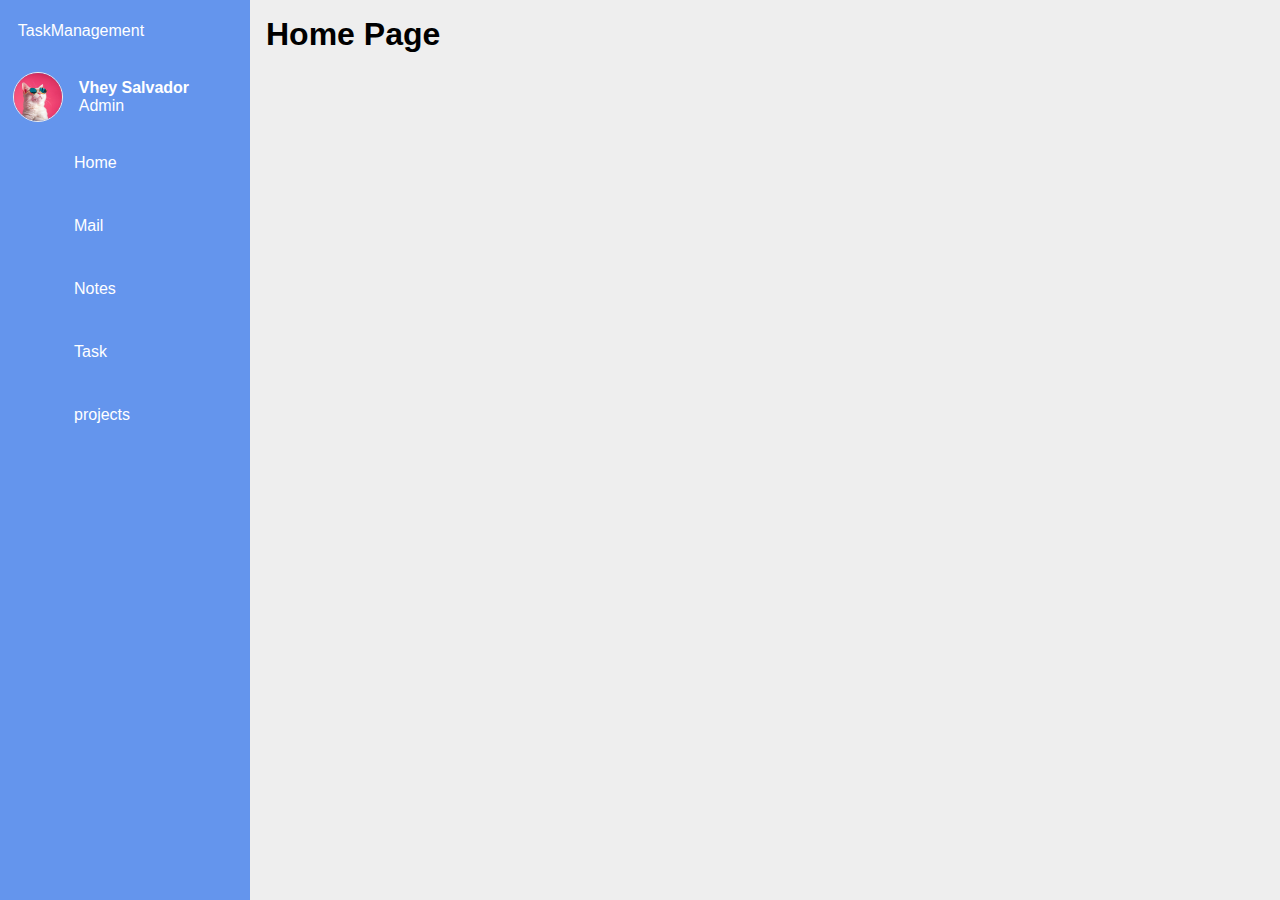
<file: index.html>
<!DOCTYPE html>
<html lang="en">
<head>
    <meta charset="UTF-8">
    <meta name="viewport" content="width=device-width, initial-scale=1.0">
    <title>Task Management</title>
    <link href="https://cdn.lineicons.com/4.0/lineicons.css" rel="stylesheet" />
    <link rel="stylesheet" href="style.css">
</head>
<body> 

    <div class="sidebar active">
        <div class="top">
            <i class="lni lni-pagination" id="btn"></i>
            <div class="logo">
                <i class="lni lni-direction-alt"></i>
                <span>TaskManagement</span>
            </div>
            <div class="user">
                <img src="user-img.jpg" alt="user image" class="user-img">
                <div>
                    <p class="bold">Vhey Salvador</p>
                    <p>Admin</p>
                </div>
            </div>
        </div>
        <ul>
            <li>
                <a href="#">
                    <i class="lni lni-home"></i>
                    <span class="nav-item">Home</span>
                </a>
                <span class="tooltip">Home</span>
            </li>

            <li>
                <a href="#" id="mail-content">
                    <i class="lni lni-envelope"></i>
                    <span class="nav-item">Mail</span>
                </a>
                <span class="tooltip">Mail</span>
            </li>
            
            <li>
                <a href="#">
                    <i class="lni lni-notepad"></i>
                    <span class="nav-item">Notes</span>
                </a>
                <span class="tooltip">Notes</span>
            </li>

            <li>
                <a href="task.html" id="task-content">
                    <i class="lni lni-cogs"></i>
                    <span class="nav-item">Task</span>
                </a>
                <span class="tooltip">Task</span>
            </li>
            
            <li>
                <a href="#">
                <i class="lni lni-folder"></i>
                    <span class="nav-item">projects</span>
                </a>
                <span class="tooltip">projects</span>
            </li>
        </ul>
        
    </div>

    <div class="main-content">
        <h1>Home Page</h1>
    </div>

</body>
<script src="script.js"></script>
</html>
</file>
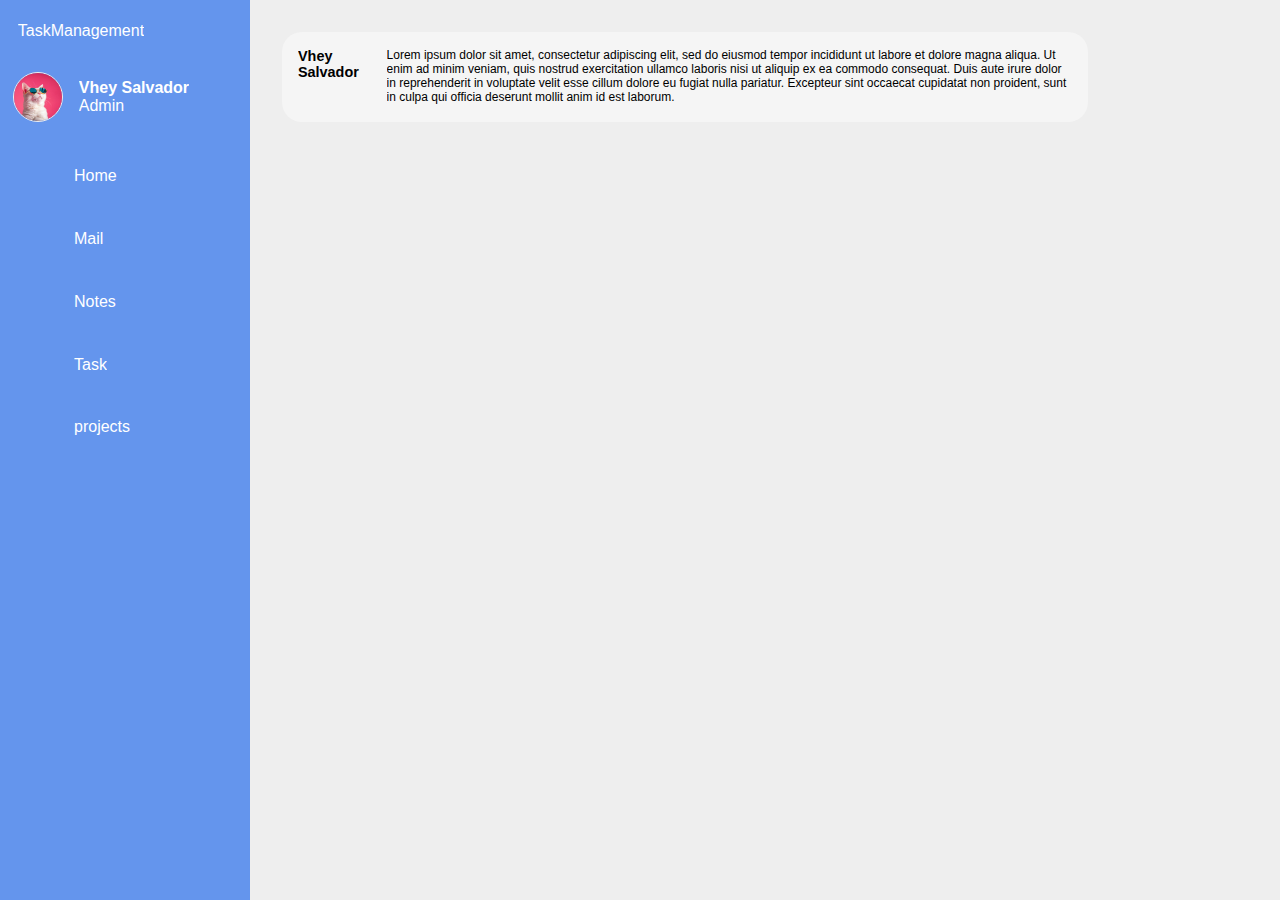
<file: mail.html>
<!DOCTYPE html>
<html lang="en">
  <head>
    <meta charset="UTF-8" />
    <meta name="viewport" content="width=device-width, initial-scale=1.0" />
    <title>Mail</title>
    <link href="https://cdn.lineicons.com/4.0/lineicons.css" rel="stylesheet" />
    <link rel="stylesheet" href="mail.css" />
  </head>
  <body>
    <div class="sidebar active">
      <div class="top">
        <i class="lni lni-pagination" id="btn"></i>
        <div class="logo">
          <i class="lni lni-direction-alt"></i>
          <span>TaskManagement</span>
        </div>
        <div class="user">
          <img src="user-img.jpg" alt="user image" class="user-img" />
          <div>
            <p class="bold">Vhey Salvador</p>
            <p>Admin</p>
          </div>
        </div>
      </div>
      <ul>
        <li>
          <a href="index.html">
            <i class="lni lni-home"></i>
            <span class="nav-item">Home</span>
          </a>
          <span class="tooltip">Home</span>
        </li>

        <li>
          <a href="mail.html" id="mail-content">
            <i class="lni lni-envelope"></i>
            <span class="nav-item">Mail</span>
          </a>
          <span class="tooltip">Mail</span>
        </li>

        <li>
          <a href="#">
            <i class="lni lni-notepad"></i>
            <span class="nav-item">Notes</span>
          </a>
          <span class="tooltip">Notes</span>
        </li>

        <li>
          <a href="task.html" id="task-content">
            <i class="lni lni-cogs"></i>
            <span class="nav-item">Task</span>
          </a>
          <span class="tooltip">Task</span>
        </li>

        <li>
          <a href="#">
            <i class="lni lni-folder"></i>
            <span class="nav-item">projects</span>
          </a>
          <span class="tooltip">projects</span>
        </li>
      </ul>
    </div>

    <div class="main-content">
      <div class="mail-content">
        <div class="mail">
          <span id="sender">Vhey Salvador</span>
          <p>
            Lorem ipsum dolor sit amet, consectetur adipiscing elit, sed do
            eiusmod tempor incididunt ut labore et dolore magna aliqua. Ut enim
            ad minim veniam, quis nostrud exercitation ullamco laboris nisi ut
            aliquip ex ea commodo consequat. Duis aute irure dolor in
            reprehenderit in voluptate velit esse cillum dolore eu fugiat nulla
            pariatur. Excepteur sint occaecat cupidatat non proident, sunt in
            culpa qui officia deserunt mollit anim id est laborum.
          </p>
        </div>
      </div>
    </div>
  </body>
  <script src="script.js"></script>
</html>
</file>
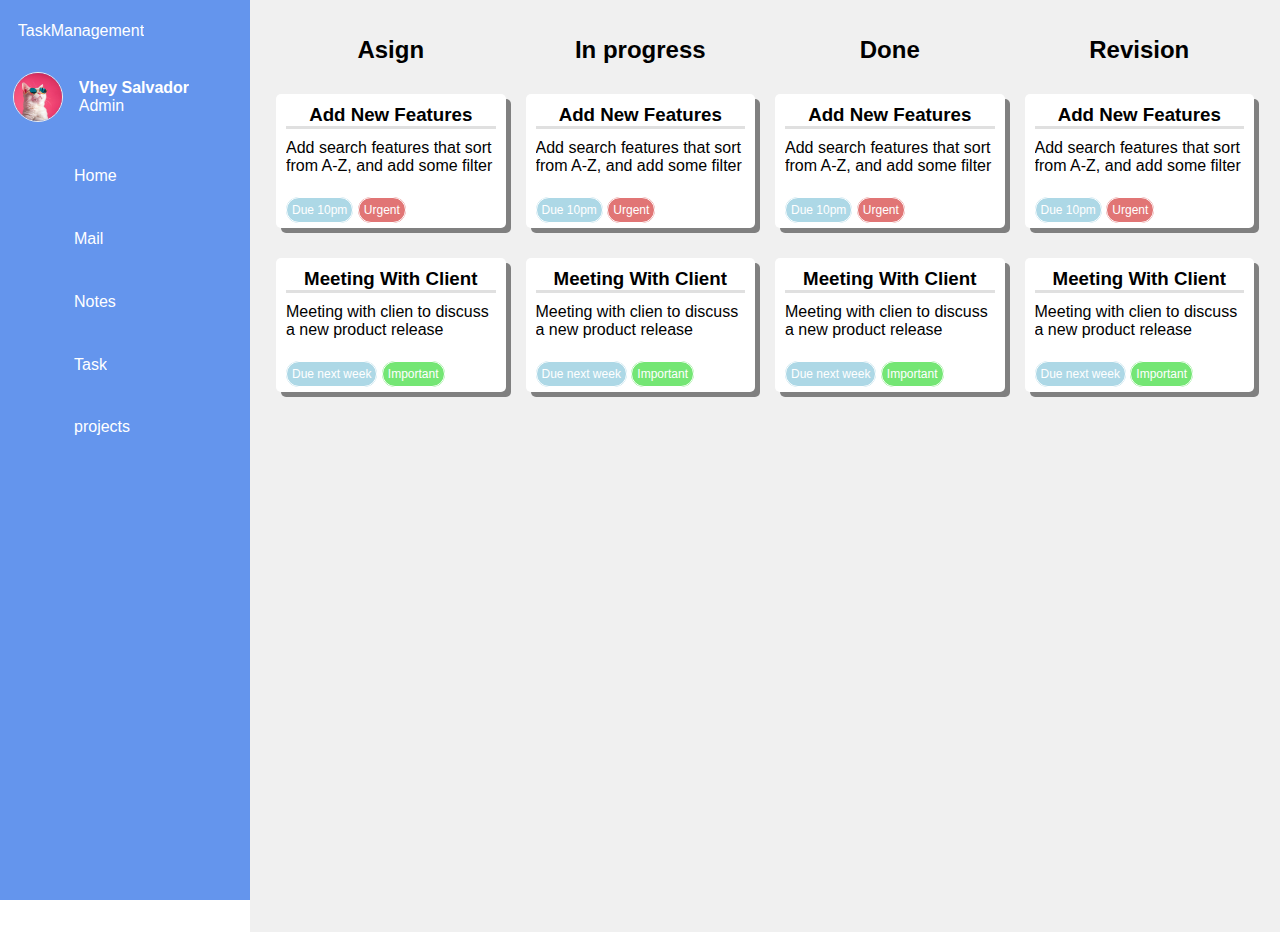
<file: task.html>
<!DOCTYPE html>
<html lang="en">
  <head>
    <meta charset="UTF-8" />
    <meta name="viewport" content="width=device-width, initial-scale=1.0" />
    <title>Task</title>
    <link href="https://cdn.lineicons.com/4.0/lineicons.css" rel="stylesheet" />
    <link rel="stylesheet" href="task.css" />
  </head>
  <body>
    <div class="sidebar active">
      <div class="top">
        <i class="lni lni-pagination" id="btn"></i>
        <div class="logo">
          <i class="lni lni-direction-alt"></i>
          <span>TaskManagement</span>
        </div>
        <div class="user">
          <img src="user-img.jpg" alt="user image" class="user-img" />
          <div>
            <p class="bold">Vhey Salvador</p>
            <p>Admin</p>
          </div>
        </div>
      </div>
      <ul>
        <li>
          <a href="index.html">
            <i class="lni lni-home"></i>
            <span class="nav-item">Home</span>
          </a>
          <span class="tooltip">Home</span>
        </li>

        <li>
          <a href="mail.html" id="mail-content">
            <i class="lni lni-envelope"></i>
            <span class="nav-item">Mail</span>
          </a>
          <span class="tooltip">Mail</span>
        </li>

        <li>
          <a href="#">
            <i class="lni lni-notepad"></i>
            <span class="nav-item">Notes</span>
          </a>
          <span class="tooltip">Notes</span>
        </li>

        <li>
          <a href="#" id="task-content">
            <i class="lni lni-cogs"></i>
            <span class="nav-item">Task</span>
          </a>
          <span class="tooltip">Task</span>
        </li>

        <li>
          <a href="#">
            <i class="lni lni-folder"></i>
            <span class="nav-item">projects</span>
          </a>
          <span class="tooltip">projects</span>
        </li>
      </ul>
    </div>

    <div class="main-content">
      <div class="task-progress">
        <div class="asign">
          <h2>Asign</h2>
          <div class="card">
            <h3>Add New Features</h3>
            <p>Add search features that sort from A-Z, and add some filter</p>
            <span id="deadline">Due 10pm</span> <span id="urgent">Urgent</span>
          </div>
          <div class="card">
            <h3>Meeting With Client</h3>
            <p>Meeting with clien to discuss a new product release</p>
            <span id="deadline">Due next week</span>
            <span id="important">Important</span>
          </div>
        </div>

        <div class="in-progress">
          <h2>In progress</h2>
          <div class="card">
            <h3>Add New Features</h3>
            <p>Add search features that sort from A-Z, and add some filter</p>
            <span id="deadline">Due 10pm</span> <span id="urgent">Urgent</span>
          </div>
          <div class="card">
            <h3>Meeting With Client</h3>
            <p>Meeting with clien to discuss a new product release</p>
            <span id="deadline">Due next week</span>
            <span id="important">Important</span>
          </div>
        </div>

        <div class="done">
          <h2>Done</h2>
          <div class="card">
            <h3>Add New Features</h3>
            <p>Add search features that sort from A-Z, and add some filter</p>
            <span id="deadline">Due 10pm</span> <span id="urgent">Urgent</span>
          </div>
          <div class="card">
            <h3>Meeting With Client</h3>
            <p>Meeting with clien to discuss a new product release</p>
            <span id="deadline">Due next week</span>
            <span id="important">Important</span>
          </div>
        </div>

        <div class="revision">
          <h2>Revision</h2>
          <div class="card">
            <h3>Add New Features</h3>
            <p>Add search features that sort from A-Z, and add some filter</p>
            <span id="deadline">Due 10pm</span> <span id="urgent">Urgent</span>
          </div>
          <div class="card">
            <h3>Meeting With Client</h3>
            <p>Meeting with clien to discuss a new product release</p>
            <span id="deadline">Due next week</span>
            <span id="important">Important</span>
          </div>
        </div>
      </div>
    </div>
  </body>
  <script src="script.js"></script>
</html>
</file>
<file: style.css>
*{
    padding: 0px;
    margin: 0px;
    box-sizing: border-box;
    font-family: 'Segoe UI', Tahoma, Geneva, Verdana, sans-serif;
}

.user-img{
    width: 50px;
    height: 50px;
    border-radius: 100%;
    border: 1px solid #eee;
}

.sidebar{
    position: absolute;
    top: 0;
    left: 0;
    height: 100vh;
    width: 84px;
    background-color: cornflowerblue;
    padding: 0.4rem 0.8rem;
    transition: all 0.9 ease;
}

.sidebar.active ~ .main-content {
    left: 250px;
    width: calc(100% - 250px);
}

.sidebar.active {
    width: 250px;
}

.sidebar #btn{
    position: absolute;
    color: #fff;
    top: .4rem;
    left: 50%;
    font-size: 1.2rem;
    line-height: 50px;
    transform: translate(-50%);
    cursor: pointer;
}

.sidebar.active #btn{
    left: 90%;
}

.sidebar .top .logo{
    color: white;
    display: flex;
    height: 50px;
    width: 100%;
    align-items: center;
    pointer-events: none;
    opacity: 0;
}

.sidebar.active .top .logo{
    opacity: 1;
}

.top .logo i{
    font: 2rem;
    margin-right: 5px;
}

.user{
    display: flex;
    align-items: center;
    margin: 1rem 0;
}

.user p{
    color: white;
    opacity: 1;
    margin-left: 1rem;
}

.bold{
    font-weight: 600;
}

.sidebar p{
    opacity: 0;
}

.sidebar.active p{
    opacity: 1;
}

.sidebar ul li {
    position: relative;
    list-style-type: none;
    height: 50px;
    width: 90%;
    margin: 0.8rem auto;
    line-height: 50px;
}

.sidebar ul li a{
    color: #fff;
    display: flex;
    align-items: center;
    text-decoration: none;
    border-radius: 0.8rem;
}

.sidebar ul li a:hover {
    background-color: #fff;
    color: cornflowerblue;
}

.sidebar ul li a i {
    min-width: 50px;
    text-align: center;
    height: 50px;
    border-radius: 12px;
    line-height: 50px;
}

.sidebar .nav-item{
    opacity: 0;
}

.sidebar.active .nav-item{
    opacity: 1;
}

.sidebar ul li .tooltip {
    position: absolute;
    left: 125px;
    top: 50%;
    transform: translate(-50%, -50%);
    box-shadow: 0 0.5rem 0.8rem rgba(0, 0, 0, 0.2);
    border-radius: .6rem;
    padding: .4rem 1.2rem;
    line-height: 1.8rem;
    z-index: 20;
    opacity: 0;
}

.sidebar ul li:hover .tooltip{
    opacity: 1;
}

.sidebar.active ul li .tooltip{
    display: none;
}

.main-content{
    position: relative;
    background-color: #eee;
    min-height: 100vh;
    top: 0;
    left: 80px;
    transition: all 0.5s ease;
    width: calc(100% - 80px);
    padding: 1rem;
}

.container {
    display: flex;
    justify-content: space-between;
}
</file>
<file: mail.css>
* {
  padding: 0px;
  margin: 0px;
  box-sizing: border-box;
  font-family: "Segoe UI", Tahoma, Geneva, Verdana, sans-serif;
  overflow: hidden;
}

.user-img {
  min-width: 50px;
  height: 50px;
  border-radius: 50%;
  border: 1px solid #eee;
}

.sidebar {
  position: absolute;
  top: 0;
  left: 0;
  height: 100vh;
  width: 84px;
  background-color: cornflowerblue;
  padding: 0.4rem 0.8rem;
  transition: all 0.9 ease;
}

.sidebar.active ~ .main-content {
  left: 250px;
  width: calc(100% - 250px);
}

.sidebar.active {
  width: 250px;
}

.sidebar #btn {
  position: absolute;
  color: #fff;
  top: 0.4rem;
  left: 50%;
  font-size: 1.2rem;
  line-height: 50px;
  transform: translate(-50%);
  cursor: pointer;
}

.sidebar.active #btn {
  left: 90%;
}

.sidebar .top .logo {
  color: white;
  display: flex;
  height: 50px;
  width: 100%;
  align-items: center;
  pointer-events: none;
  opacity: 0;
}

.sidebar.active .top .logo {
  opacity: 1;
}

.top .logo i {
  font: 2rem;
  margin-right: 5px;
}

.user {
  display: flex;
  align-items: center;
  margin: 1rem 0;
}

.user p {
  color: white;
  opacity: 1;
  margin-left: 1rem;
}

.bold {
  font-weight: 600;
}

.sidebar p {
  opacity: 0;
}

.sidebar.active p {
  opacity: 1;
}

.sidebar ul li {
  position: relative;
  list-style-type: none;
  height: 50px;
  width: 90%;
  margin: 0.8rem auto;
  line-height: 50px;
}

.sidebar ul li a {
  color: #fff;
  display: flex;
  align-items: center;
  text-decoration: none;
  border-radius: 0.8rem;
}

.sidebar ul li a:hover {
  background-color: #fff;
  color: cornflowerblue;
}

.sidebar ul li a i {
  min-width: 50px;
  text-align: center;
  height: 50px;
  border-radius: 12px;
  line-height: 50px;
}

.sidebar .nav-item {
  opacity: 0;
}

.sidebar.active .nav-item {
  opacity: 1;
}

.sidebar ul li .tooltip {
  position: absolute;
  left: 125px;
  top: 50%;
  transform: translate(-50%, -50%);
  box-shadow: 0 0.5rem 0.8rem rgba(0, 0, 0, 0.2);
  border-radius: 0.6rem;
  padding: 0.4rem 1.2rem;
  line-height: 1.8rem;
  z-index: 1;
  opacity: 0;
}

.sidebar ul li:hover .tooltip {
  opacity: 1;
}

.sidebar.active ul li .tooltip {
  display: none;
}

.main-content {
  position: relative;
  background-color: #eee;
  min-height: 100vh;
  left: 80px;
  transition: all 0.5s ease;
  width: calc(100% - 80px);
  padding: 1rem;
}

.mail-content {
  left: 80px;
  transition: all 0.5s ease;
  width: calc(100% - 80px);
  padding: 1rem;
}

.mail {
  min-height: 10vh;
  top: 0;
  left: 80px;
  transition: all 0.5s ease;
  width: calc(100% - 80px);
  padding: 1rem;
}

.mail {
  display: flex;
  flex-direction: row;
  padding: 1rem;
  background-color: rgb(245, 245, 245);
  border-radius: 20px;
  padding: 1rem;
  font-size: 12px;
}

.mail #sender {
  font-weight: 700;
  font-size: larger;
  height: 100%;
  width: 300px;
}
</file>
<file: task.css>
*{
    padding: 0px;
    margin: 0px;
    box-sizing: border-box;
    font-family: 'Segoe UI', Tahoma, Geneva, Verdana, sans-serif;
    overflow: hidden;
}

.user-img{
    width: 50px;
    height: 50px;
    border-radius: 100%;
    border: 1px solid #eee;
}

.sidebar{
    position: absolute;
    top: 0;
    left: 0;
    height: 100vh;
    width: 84px;
    background-color: cornflowerblue;
    padding: 0.4rem 0.8rem;
    transition: all 0.9 ease;
}

.sidebar.active ~ .main-content {
    left: 250px;
    width: calc(100% - 250px);
}

.sidebar.active {
    width: 250px;
}

.sidebar #btn{
    position: absolute;
    color: #fff;
    top: .4rem;
    left: 50%;
    font-size: 1.2rem;
    line-height: 50px;
    transform: translate(-50%);
    cursor: pointer;
}

.sidebar.active #btn{
    left: 90%;
}

.sidebar .top .logo{
    color: white;
    display: flex;
    height: 50px;
    width: 100%;
    align-items: center;
    pointer-events: none;
    opacity: 0;
}

.sidebar.active .top .logo{
    opacity: 1;
}

.top .logo i{
    font: 2rem;
    margin-right: 5px;
}

.user{
    display: flex;
    align-items: center;
    margin: 1rem 0;
}

.user p{
    color: white;
    opacity: 1;
    margin-left: 1rem;
}

.bold{
    font-weight: 600;
}

.sidebar p{
    opacity: 0;
}

.sidebar.active p{
    opacity: 1;
}

.sidebar ul li {
    position: relative;
    list-style-type: none;
    height: 50px;
    width: 90%;
    margin: 0.8rem auto;
    line-height: 50px;
}

.sidebar ul li a{
    color: #fff;
    display: flex;
    align-items: center;
    text-decoration: none;
    border-radius: 0.8rem;
}

.sidebar ul li a:hover {
    background-color: #fff;
    color: cornflowerblue;
}

.sidebar ul li a i {
    min-width: 50px;
    text-align: center;
    height: 50px;
    border-radius: 12px;
    line-height: 50px;
}

.sidebar .nav-item{
    opacity: 0;
}

.sidebar.active .nav-item{
    opacity: 1;
}

.sidebar ul li .tooltip {
    position: absolute;
    left: 125px;
    top: 50%;
    transform: translate(-50%, -50%);
    box-shadow: 0 0.5rem 0.8rem rgba(0, 0, 0, 0.2);
    border-radius: .6rem;
    padding: .4rem 1.2rem;
    line-height: 1.8rem;
    z-index: 20;
    opacity: 0;
}

.sidebar ul li:hover .tooltip{
    opacity: 1;
}

.sidebar.active ul li .tooltip{
    display: none;
}

.main-content{
    position: relative;
    background-color: rgb(240, 240, 240);
    min-height: 100vh;
    top: 0;
    left: 80px;
    transition: all 0.5s ease;
    width: calc(100% - 80px);
    padding: 1rem;
    display: flex;
}

.task-progress{
    display: flex;
    flex-direction: row;
    height: 100vh;
}

.task-progress h2{
    text-align: center;
    margin: 20px;
}

.card{
    background-color: white;
    padding: 10px;
    margin: 10px;
    margin-top: 30px;
    border-radius: 5px;
    box-shadow:  5px 5px grey;
}


.card h3{
    margin-bottom: 10px;
    border-bottom: solid rgb(224, 224, 224);
    text-align: center;
}

.card p{
    margin-bottom: 25px;
}

.card #deadline{
    padding: 5px;
    font-size: 12px;
    color: rgb(255, 255, 255);
    border: solid white .1rem;
    border-radius: 20px;
    background-color: lightblue;
}

.card #urgent{
    padding: 5px;
    font-size: 12px;
    color: white;
    border: solid white .1rem;
    border-radius: 20px;
    background-color: rgb(225, 117, 117);
}

.card #important{
    padding: 5px;
    font-size: 12px;
    color: white;
    border: solid white .1rem;
    border-radius: 20px;
    background-color: rgb(116, 230, 116);
}
</file>
